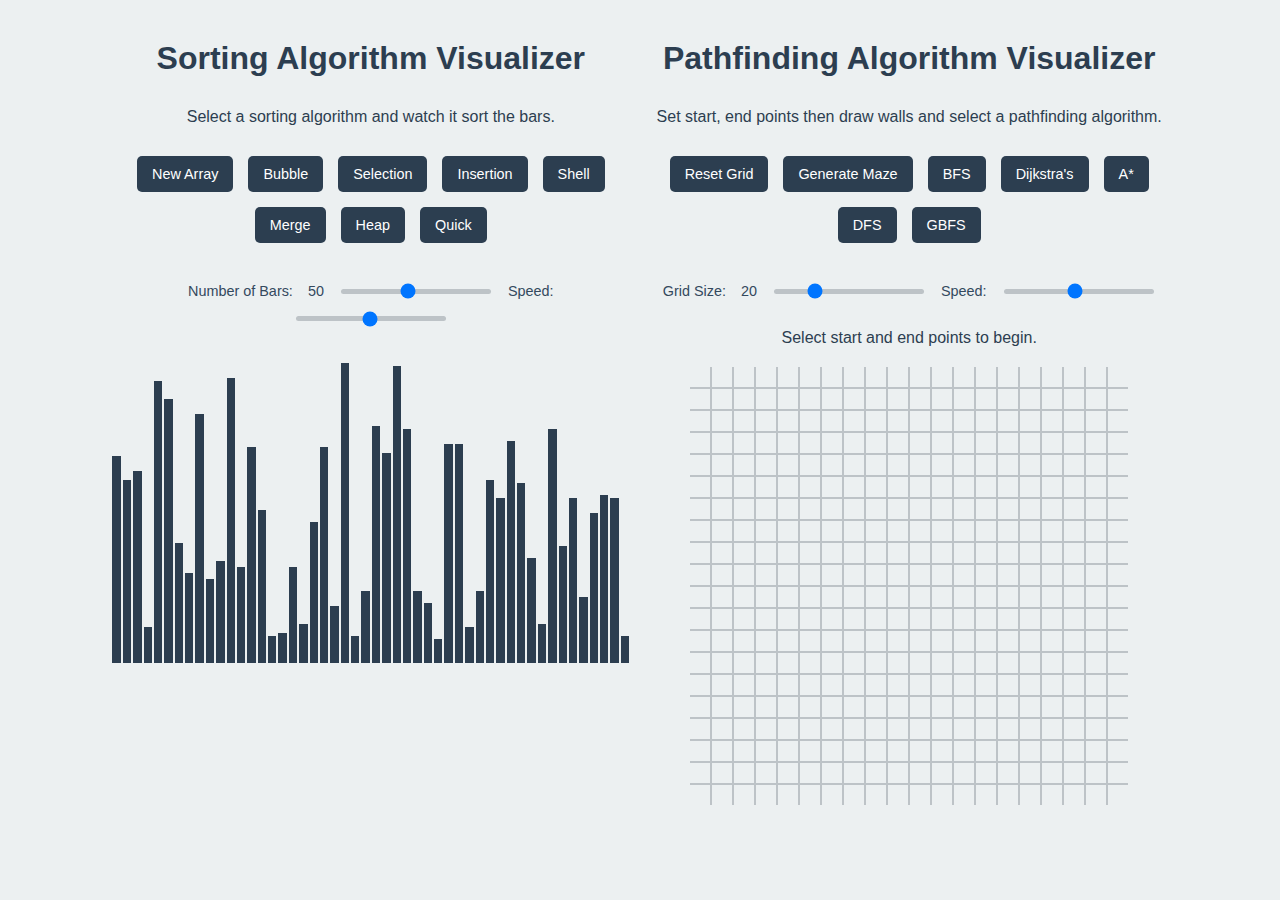
<file: projects/Algorithm visualizer/index.html>
<!DOCTYPE html>
<html lang="en">
  <head>
    <meta charset="UTF-8" />
    <meta name="viewport" content="width=device-width, initial-scale=1.0" />
    <title>Algorithm Visualizer</title>
    <link rel="stylesheet" href="style.css" />
  </head>
  <body>
    <div class="container">
      <div class="sorting-visualizer">
        <h1>Sorting Algorithm Visualizer</h1>
        <p>Select a sorting algorithm and watch it sort the bars.</p>
        <div class="sorting-buttons">
          <button onclick="generateBars()">New Array</button>
          <div class="tooltip">
            <button onclick="startSorting(bubbleSort)">Bubble</button>
            <span class="tooltiptext"
              >Bubble Sort: Simple, compares adjacent items and swaps them to
              sort.</span
            >
          </div>
          <div class="tooltip">
            <button onclick="startSorting(selectionSort)">Selection</button>
            <span class="tooltiptext"
              >Selection Sort: Selects smallest element each pass and moves it
              to sorted part.</span
            >
          </div>
          <div class="tooltip">
            <button onclick="startSorting(insertionSort)">Insertion</button>
            <span class="tooltiptext"
              >Insertion Sort: Sorting algorithm that builds the final sorted
              array one item at a time by comparisons.</span
            >
          </div>
          <div class="tooltip">
            <button onclick="startSorting(shellSort)">Shell</button>
            <span class="tooltiptext"
              >Shell Sort: Sorts with gaps, gradually reducing them for
              efficiency.</span
            >
          </div>
          <div class="tooltip">
            <button onclick="startSorting(mergeSortWrapper)">Merge</button>
            <span class="tooltiptext"
              >Merge Sort: Divide-and-conquer algorithm, recursively merging
              sorted halves.</span
            >
          </div>
          <div class="tooltip">
            <button onclick="startSorting(heapSort)">Heap</button>
            <span class="tooltiptext"
              >Heap Sort: Uses a binary heap structure to efficiently
              sort.</span
            >
          </div>
          <div class="tooltip">
            <button onclick="startSorting(quickSortWrapper)">Quick</button>
            <span class="tooltiptext"
              >Quick Sort: Partitions array and recursively sorts each
              side.</span
            >
          </div>
        </div>
        <div class="controls">
          <label for="barCountSlider">Number of Bars: </label>
          <span id="barCountValue"> 50</span>
          <input
            type="range"
            id="barCountSlider"
            min="10"
            max="100"
            value="50"
          />

          <label for="speedSlider">Speed:</label>
          <input type="range" id="speedSlider" min="1" max="100" value="50" />
        </div>

        <div id="bars-container"></div>
      </div>

      <div class="pathfinding-visualizer">
        <h1>Pathfinding Algorithm Visualizer</h1>
        <p>
          Set start, end points then draw walls and select a pathfinding
          algorithm.
        </p>
        <div class="controls">
          <button onclick="resetGrid()">Reset Grid</button>
          <button onclick="generateMaze()">Generate Maze</button>
          <div class="tooltip">
            <button onclick="startPathfinding(bfs)">BFS</button>
            <span class="tooltiptext"
              >Breadth-First Search: Explores nodes layer-by-layer to find the
              shortest path in unweighted graphs.</span
            >
          </div>
          <div class="tooltip">
            <button
              onclick="startPathfinding(dijkstra)"
              aria-label="Start Dijkstra's algorithm"
            >
              Dijkstra's
            </button>
            <span class="tooltiptext"
              >Dijkstra's Algorithm: Finds the shortest path in weighted graphs
              by exploring nodes with the smallest cumulative cost first.</span
            >
          </div>
          <div class="tooltip">
            <button
              onclick="startPathfinding(aStar)"
              aria-label="Start A* algorithm"
            >
              A*
            </button>
            <span class="tooltiptext"
              >A* Algorithm: Uses heuristic to find the shortest path
              efficiently in weighted graphs.</span
            >
          </div>
          <div class="tooltip">
            <button
              onclick="startPathfinding(dfs)"
              aria-label="Start DFS algorithm"
            >
              DFS
            </button>
            <span class="tooltiptext"
              >Depth-First Search: Explores as far as possible down one path
              before backtracking. May not find the shortest path.</span
            >
          </div>
          <div class="tooltip">
            <button
              onclick="startPathfinding(gbfs)"
              aria-label="Start GBFS algorithm"
            >
              GBFS
            </button>
            <span class="tooltiptext"
              >Greedy Best-First Search: Uses heuristic to explore towards the
              goal but doesn't guarantee shortest path.</span
            >
          </div>
        </div>
        <div class="controls">
          <label for="tileCountSlider">Grid Size:</label>
          <span id="tileCountValue">20</span>
          <input
            type="range"
            id="tileCountSlider"
            min="10"
            max="50"
            value="20"
            onchange="updateGrid()"
          />

          <label for="speedSlider2">Speed:</label>
          <input type="range" id="speedSlider2" min="5" max="100" value="50" />
        </div>
        <p id="status">Select start and end points to begin.</p>
        <div id="grid"></div>
      </div>
    </div>

    <script src="sorting.js"></script>
    <script src="pathfinding.js" type="module"></script>
  </body>
</html>
</file>
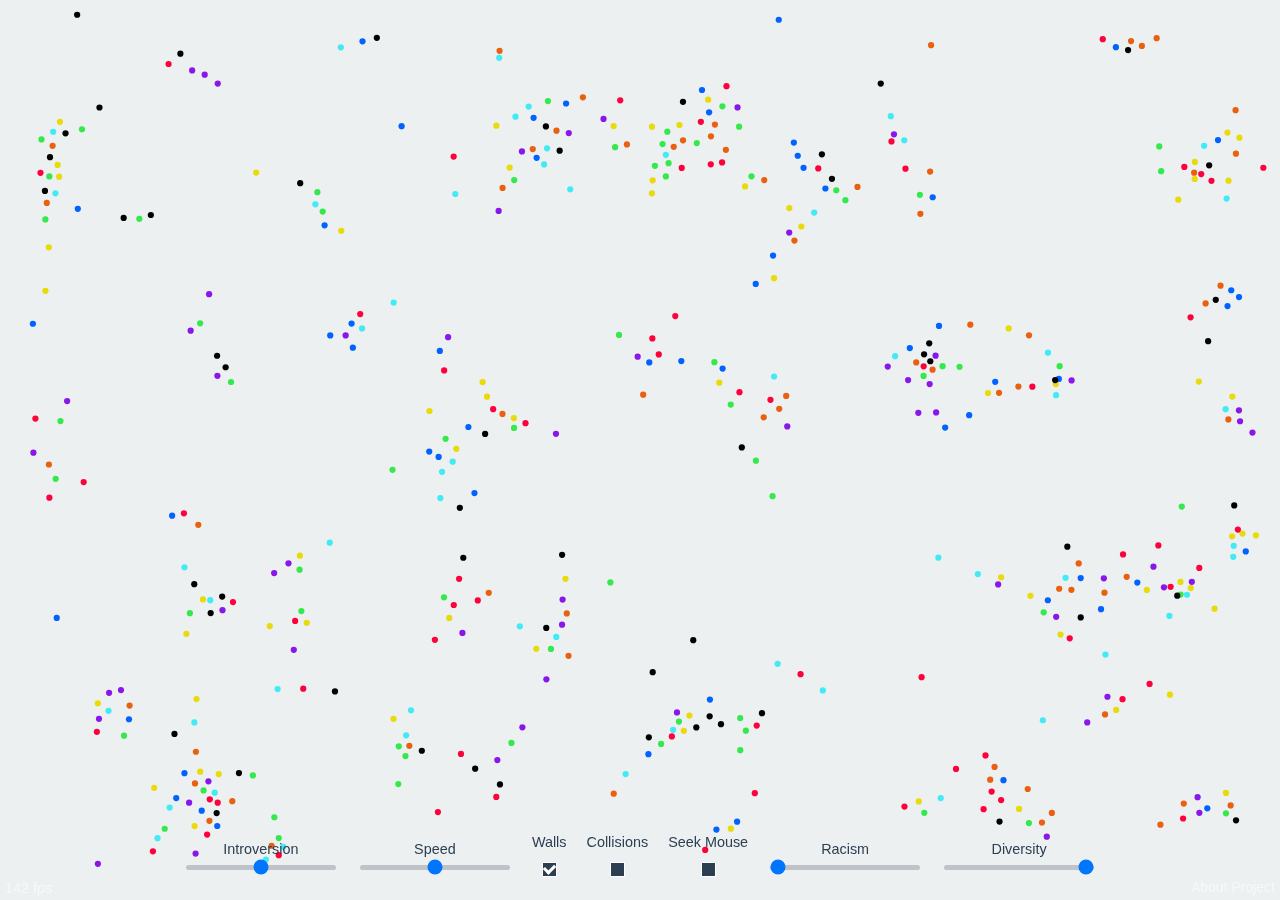
<file: projects/Boids/index.html>
<!DOCTYPE html>
<html lang="en">
  <head>
    <meta charset="utf-8" />
    <title>Boids</title>
    <link rel="stylesheet" href="style.css" />
  </head>

  <body id="home">
    <div id="boids-wrapper">
      <canvas id="boids"></canvas>
      <div id="boids-controls-container">
        <div id="mobile-boids-controls">
          <button id="introversion-mobile">Introversion</button>
          <button id="speed-mobile">Speed</button>
          <button id="walls-mobile" class="boids-checkbox-on">Walls</button>
          <button id="collisions-mobile">Collisions</button>
          <button id="mouse-seek-mobile">Seek Mouse</button>
          <button id="racism-mobile">Racism</button>
          <button id="diversity-mobile">Diversity</button>
        </div>
        <div
          id="introversion-control-container"
          class="boids-control boids-control-range"
        >
          <span class="boids-control-close"></span>
          <div class="range-slider">
            <label for="introversion"><p>Introversion</p></label>
            <input
              class="input-range"
              type="range"
              step="1"
              value="5"
              min="0"
              max="10"
              name="introversion"
              id="introversion"
            />
            <span class="range-value"></span>
          </div>
        </div>
        <div
          id="speed-control-container"
          class="boids-control boids-control-range"
        >
          <span class="boids-control-close"></span>
          <div class="range-slider">
            <label for="introversion"><p>Speed</p></label>
            <input
              class="input-range"
              type="range"
              step="1"
              value="5"
              min="0"
              max="10"
              name="speed"
              id="speed"
            />
            <span class="range-value"></span>
          </div>
        </div>
        <div class="boids-control boids-control-checkbox">
          <div class="checkbox">
            <p>Walls</p>
            <input type="checkbox" id="walls" name="walls" />
            <label for="walls"></label>
          </div>
        </div>
        <div class="boids-control boids-control-checkbox">
          <div class="checkbox">
            <p>Collisions</p>
            <input
              type="checkbox"
              id="collision-detection"
              name="collision-detection"
            />
            <label for="collision-detection"></label>
          </div>
        </div>
        <div class="boids-control boids-control-checkbox">
          <div class="checkbox">
            <p>Seek Mouse</p>
            <input type="checkbox" id="mouse-seek" name="mouse-seek" />
            <label for="mouse-seek"></label>
          </div>
        </div>
        <div
          id="racism-control-container"
          class="boids-control boids-control-range"
        >
          <span class="boids-control-close"></span>
          <div class="range-slider">
            <label for="introversion"><p>Racism</p></label>
            <input
              class="input-range"
              type="range"
              step="1"
              value="0"
              min="0"
              max="10"
              name="racism"
              id="racism"
            />
            <span class="range-value"></span>
          </div>
        </div>
        <div
          id="diversity-control-container"
          class="boids-control boids-control-range"
        >
          <span class="boids-control-close"></span>
          <div class="range-slider">
            <label for="introversion"><p>Diversity</p></label>
            <input
              class="input-range"
              type="range"
              step="1"
              value="8"
              min="1"
              max="8"
              name="diversity"
              id="diversity"
            />
            <span class="range-value"></span>
          </div>
        </div>
        <div id="fps">
          <p><span id="fps-number"></span> fps</p>
        </div>
        <div id="jumpoff-link">
          <a href="http://jumpoff.io/portfolio/boids">About Project</a>
        </div>
      </div>
    </div>

    <script src="victor.min.js"></script>
    <script src="boid.js"></script>
    <script src="script.js"></script>
  </body>
</html>
</file>
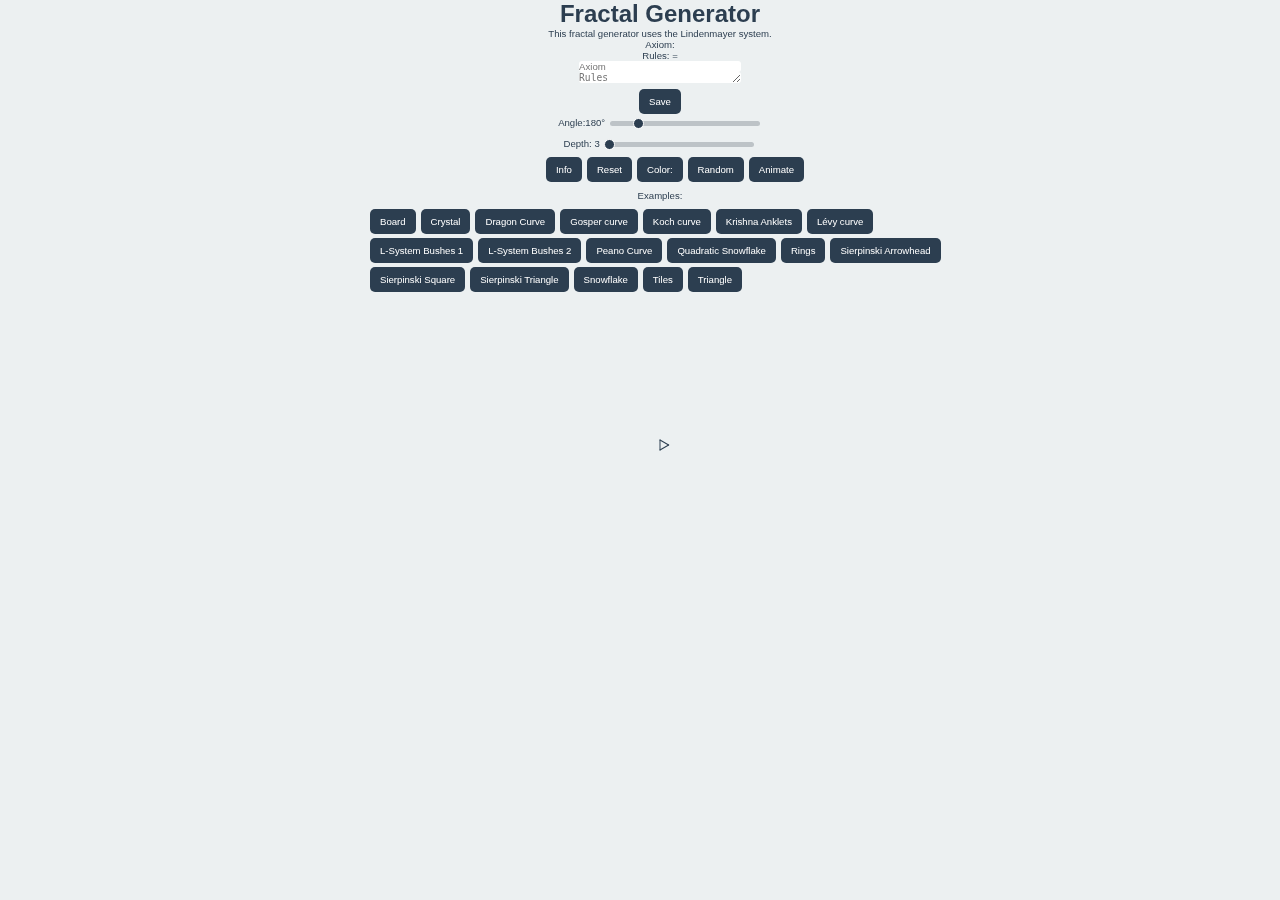
<file: projects/Fractal generator/index.html>
<!DOCTYPE html>
<html lang="en">
  <head>
    <meta charset="UTF-8" />
    <meta http-equiv="X-UA-Compatible" content="IE=edge" />
    <meta name="viewport" content="width=device-width, initial-scale=1.0" />
    <meta name="description" content="fraktal generator" />
    <title>Fraktal Generator</title>
    <link rel="stylesheet" href="style.css" />
    <link
      rel="shortcut icon"
      type="image/jpg"
      href="https://19gawe.ssis.nu/img/fractal.png"
    />
    <!--Script för hemsida
    p5.js is a JavaScript library for creative coding, with a focus on making coding 
    accessible and inclusive for artists, designers, educators, beginners, and anyone 
    else! p5.js is free and open-source because we believe software, and the tools to 
    learn it, should be accessible to everyone.
  -->
    <script src="p5.min.js" type="text/javascript"></script>
  </head>

  <body id="move">
    <div id="bruh" class="kontroller">
      <h1>Fractal Generator</h1>
      <p>This fractal generator uses the Lindenmayer system.</p>
      <div class="grid-item">
        <p>Axiom: <span id="axiom-out"></span></p>
        <p>
          Rules: <span id="rules1-out"></span>=<span id="rules2-out"></span>
        </p>
      </div>
      <div class="grid-container1">
        <div class="grid-item">
          <input class="input" type="text" placeholder="Axiom" id="axiom" />
          <textarea
            class="input"
            name="Text1"
            cols="20"
            rows="2"
            id="rules2"
            placeholder="Rules"
          ></textarea>
        </div>
      </div>
      <div class="grid-item">
        <k class="knapp" id="spara">Save</k>
      </div>
      <!--EXEMPEL-->
      
      <div class="slider-container">
        <label>
          <k onmousedown="return false" onselectstart="return false"
            >Angle:<span id="vinkel-out"></span>&deg;</k
          >
          <input type="range" min="0" max="360" class="slider" id="vinkel" />
        </label>
      </div>
      <div class="slider-container">
        <label>
          <k onmousedown="return false" onselectstart="return false"
            >Depth: <span id="generation-out"></span
          ></k>
          <input type="range" min="0" max="5" class="slider" id="djupknapp" />
        </label>
      </div>

      <div class="dropdown-content">
        <div class="grid-item">
          <k class="knapp" id="infoknapp">Info</k>
        </div>
        <div class="grid-item">
          <k class="knapp" id="resetknapp" onclick="reset();">Reset</k>
        </div>
        <div class="grid-item">
          <k class="knapp" id="colorknapp">Color:<span id="färg_n"></span></k>
        </div>
        <div class="grid-item">
          <k class="knapp" id="randomknapp" onclick="random();">Random</k>
        </div>
        <div class="grid-item">
          <k class="knapp" id="animeraknapp" onclick="animera();">Animate</k>
        </div>
      </div>
      <p>Examples:</p>
      <div class="dropdown-content">
        <div class="grid-item">
          <k class="knapp" id="Board">Board</k>
        </div>
        <div class="grid-item">
          <k class="knapp" id="Crystal">Crystal</k>
        </div>
        <div class="grid-item">
          <k class="knapp" id="Dragon Curve">Dragon Curve</k>
        </div>
        <div class="grid-item">
          <k class="knapp" id="Hexagonal Gosper">Gosper curve</k>
        </div>
        <div class="grid-item">
          <k class="knapp" id="Kochcurve">Koch curve</k>
        </div>
        <div class="grid-item">
          <k class="knapp" id="Krishna Anklets">Krishna Anklets</k>
        </div>
        <div class="grid-item">
          <k class="knapp" id="Lévy curve">Lévy curve</k>
        </div>
        <div class="grid-item">
          <k class="knapp" id="L-System Bushes 1">L-System Bushes 1</k>
        </div>
        <div class="grid-item">
          <k class="knapp" id="L-System Bushes 2">L-System Bushes 2</k>
        </div>
        <div class="grid-item">
          <k class="knapp" id="Peano Curve">Peano Curve</k>
        </div>
        <div class="grid-item">
          <k class="knapp" id="Quadratic Snowflake">Quadratic Snowflake </k>
        </div>
        <div class="grid-item">
          <k class="knapp" id="Rings">Rings</k>
        </div>
        <div class="grid-item">
          <k class="knapp" id="Sierpinski Arrowhead">Sierpinski Arrowhead</k>
        </div>
        <div class="grid-item">
          <k class="knapp" id="Sierpinskisquare">Sierpinski Square</k>
        </div>
        <div class="grid-item">
          <k class="knapp" id="Sierpinski Triangle">Sierpinski Triangle</k>
        </div>
        <div class="grid-item">
          <k class="knapp" id="Snowflake">Snowflake</k>
        </div>
        <div class="grid-item">
          <k class="knapp" id="Tiles">Tiles</k>
        </div>
        <div class="grid-item">
          <k class="knapp" id="Triangle">Triangle</k>
        </div>
      </div>
      <div
        onmousedown="return false"
        onselectstart="return false"
        class="grid-container1"
      >
        <div class="grid-item">
          <k class="knappgöm" id="gömknapp"></k>
        </div>
      </div>

      <!--slider vinkel-->
      <iframe class="göminfo" id="göminfo" src="README.txt"></iframe>
    </div>
    <!--Script-->
    <script src="script.js"></script>
  </body>
</html>
</file>
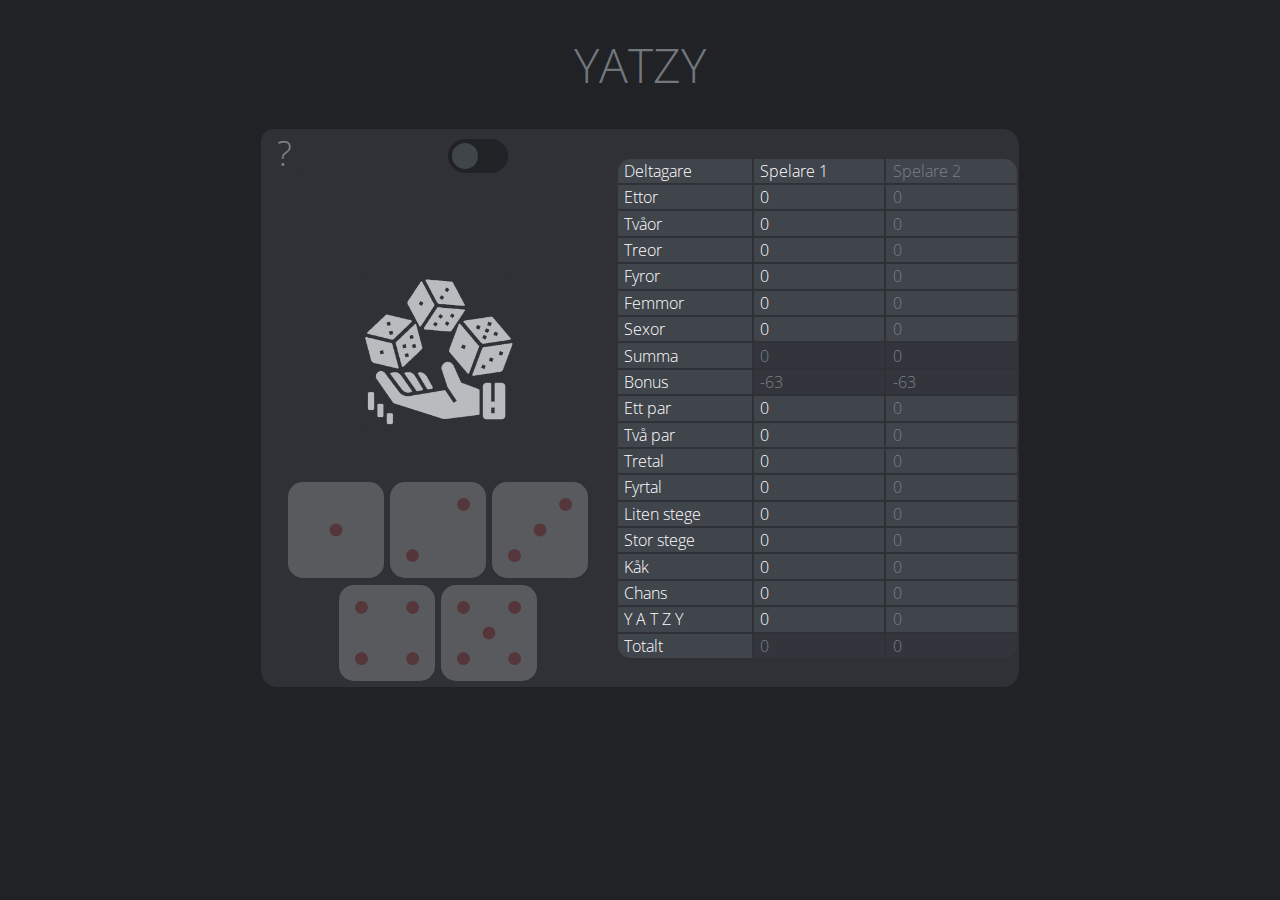
<file: projects/Yatzy/yatzy/index.html>
<!DOCTYPE html>
<html lang="en">

<!--
git add . 
git commit -m "meddelande"
git push origin g

Länk
https://www.geeksforgeeks.org/building-a-dice-game-using-javascript/
https://sv.wikipedia.org/wiki/Yatzy
-->

<head>
    <meta charset="UTF-8">
    <meta http-equiv="X-UA-Compatible" content="IE=edge">
    <meta name="viewport" content="width=device-width, initial-scale=1.0">
    <meta name="description" content="YATZY">
    <link rel="shortcut icon" type="image/jpg" href="https://19gawe.ssis.nu/slutprojekt/img/icon.png" />
    <link rel="stylesheet" href="style.css" />
    <title>YATZY</title>
    <!--font-->
    <link href="https://fonts.googleapis.com/css2?family=Open+Sans&family=PT+Sans&display=swap" rel="stylesheet">
</head>

<body>
    <h1 class="rubrik">YATZY</h1>

    <div class="grid-container-two">
        <div class="grid-item showhim" id="lightmode" onmouseover="mouseOver2()" onmouseout="mouseOut2()">?</div>
        <div class="switch">
            <label>
                <input type="checkbox">
                <span class="slider round"></span>
            </label></div>
        <div class="grid-item hide" style="text-align:left; padding-left: 1rem;padding-right: 1rem" id="text">
            <br><br><br>

            I klassisk Yatzy används 5 tärningar, deltagarantalet är obegränsat och den som har uppnått den högsta
            poängsumman i slutet vinner.<br><br>

            Spelets gång<br><br>
            Alla slår varsin tärning. Spelaren som slår högst får börja, sedan roterar man medurs. Varje gång det blir
            en spelares tur har han rätt till högst 3 tärningskast. För var slag avgör spelaren vilka tärningar denne
            vill spara till nästa kast och vilka tärningar denne vill kasta om. Efter alla kast förs poängsumman in
            intill en av rubrikerna. Ordningen på protokollet behöver ej följas.<br><br>
            Bonus <br>
            Protokollsrubrikerna får endast användas en gång. Om poängsumma är på 63 poäng eller mer på protokollets
            övre halva utgår en bonus om 50 poäng. Maximal summa på övre halvan är 105.<br><br>

            Lite info: max betyder att värdet kan ändra<br><br>
            ETTOR-SEXOR: = antalet av respektive nummer multiplcerat med nummret<br>
            BONUS: = 50 poäng<br>
            ETT PAR: = max 12 poäng <br>
            TVÅ PAR: = max 22 poäng<br>
            TRETAL: = max 18 poäng<br>
            FYRTAL: = max 24 poäng<br>
            LITEN STEGE: få "1", "2", "3", "4", "5" = 15 poäng<br>
            STOR STEGE: få "2", "3", "4", "5", "6" = 20 poäng<br>
            KÅK: = max 28 poäng<br>
            Y A T Z Y: fem = 50 poäng<br>
            TOTALT: max 374 poäng<br><br>
        </div>
        <!--Vänstersida-->
        <div class="grid-item" id="bruh">
            <div style="padding-top: 9rem;padding-bottom: 3rem;">
                <button class="knapp" id="throwdice" onclick="kasta()"> <img id="throwdiceimg" alt="kasta knapp"
                        src="img/throwdice3-1.png" width="150px" align="center">
                </button>
            </div>

            <!--tärningar-->
            <div class="grid-item">
                <img alt="tärning1" class="dice" onclick="click_dice(1)" id="dice-1" />
                <img alt="tärning2" class="dice" onclick="click_dice(2)" id="dice-2" />
                <img alt="tärning3" class="dice" onclick="click_dice(3)" id="dice-3" />
                <img alt="tärning4" class="dice" onclick="click_dice(4)" id="dice-4" />
                <img alt="tärning5" class="dice" onclick="click_dice(5)" id="dice-5" />
            </div>

        </div>
        <!--19 rows-->
        <div class="grid-item" id="bruh2">
            <table id="myTable">
                <tr>
                    <td class="vu">Deltagare</td>
                    <td class="poäng" id="spelare1" onclick="spelare1_namn()">Spelare 1</td>
                    <td class="poäng hu" id="spelare2" onclick="spelare2_namn()">Spelare 2</td>
                </tr>
                <tr>
                    <td>Ettor</td>
                    <td class="poäng" id="ruta-1" onclick="poäng(1)">0</td>
                    <td class="poäng" id="ruta-19" onclick="poäng(19)">0</td>
                </tr>
                <tr>
                    <td>Tvåor</td>
                    <td class="poäng" id="ruta-2" onclick="poäng(2)">0</td>
                    <td class="poäng" id="ruta-20" onclick="poäng(20)">0</td>
                </tr>
                <tr>
                    <td>Treor</td>
                    <td class="poäng" id="ruta-3" onclick="poäng(3)">0</td>
                    <td class="poäng" id="ruta-21" onclick="poäng(21)">0</td>
                </tr>
                <tr>
                    <td>Fyror</td>
                    <td class="poäng" id="ruta-4" onclick="poäng(4)">0</td>
                    <td class="poäng" id="ruta-22" onclick="poäng(22)">0</td>
                </tr>
                <tr>
                    <td>Femmor</td>
                    <td class="poäng" id="ruta-5" onclick="poäng(5)">0</td>
                    <td class="poäng" id="ruta-23" onclick="poäng(23)">0</td>
                </tr>
                <tr>
                    <td>Sexor</td>
                    <td class="poäng" id="ruta-6" onclick="poäng(6)">0</td>
                    <td class="poäng" id="ruta-24" onclick="poäng(24)">0</td>
                </tr>
                <tr>
                    <td>Summa</td>
                    <td class="ruta_selected ruta_disabled" id="ruta-7" onclick="poäng(7)">0</td>
                    <td class="ruta_selected ruta_disabled" id="ruta-25" onclick="poäng(25)">0</td>
                </tr>
                <tr>
                    <td>Bonus</td>
                    <td class="ruta_selected ruta_disabled" id="ruta-8" onclick="poäng(8)">0</td>
                    <td class="ruta_selected ruta_disabled" id="ruta-26" onclick="poäng(26)">0</td>
                </tr>
                <tr>
                    <td>Ett par</td>
                    <td class="poäng" id="ruta-9" onclick="poäng(9)">0</td>
                    <td class="poäng" id="ruta-27" onclick="poäng(27)">0</td>
                </tr>
                <tr>
                    <td>Två par</td>
                    <td class="poäng" id="ruta-10" onclick="poäng(10)">0</td>
                    <td class="poäng" id="ruta-28" onclick="poäng(28)">0</td>
                </tr>
                <tr>
                    <td>Tretal</td>
                    <td class="poäng" id="ruta-11" onclick="poäng(11)">0</td>
                    <td class="poäng" id="ruta-29" onclick="poäng(29)">0</td>
                </tr>
                <tr>
                    <td>Fyrtal</td>
                    <td class="poäng" id="ruta-12" onclick="poäng(12)">0</td>
                    <td class="poäng" id="ruta-30" onclick="poäng(30)">0</td>
                </tr>
                <tr>
                    <td>Liten stege</td>
                    <td class="poäng" id="ruta-13" onclick="poäng(13)">0</td>
                    <td class="poäng" id="ruta-31" onclick="poäng(31)">0</td>
                </tr>
                <tr>
                    <td>Stor stege</td>
                    <td class="poäng" id="ruta-14" onclick="poäng(14)">0</td>
                    <td class="poäng" id="ruta-32" onclick="poäng(32)">0</td>
                </tr>
                <tr>
                    <td>Kåk</td>
                    <td class="poäng" id="ruta-15" onclick="poäng(15)">0</td>
                    <td class="poäng" id="ruta-33" onclick="poäng(33)">0</td>
                </tr>
                <tr>
                    <td>Chans</td>
                    <td class="poäng" id="ruta-16" onclick="poäng(16)">0</td>
                    <td class="poäng" id="ruta-34" onclick="poäng(34)">0</td>
                </tr>
                <tr>
                    <td>Y A T Z Y</td>
                    <td class="poäng" id="ruta-17" onclick="poäng(17)">0</td>
                    <td class="poäng " id="ruta-35" onclick="poäng(35)">0</td>
                </tr>
                <tr>
                    <td class="vn">Totalt</td>
                    <td class="ruta_selected ruta_disabled" id="ruta-18">0</td>
                    <td class="hn ruta_selected ruta_disabled" id="ruta-36">0</td>
                </tr>
            </table>
        </div>
    </div>


    <script src="script.js" type="text/javascript"></script>

</body>

</html>
</file>
<file: projects/Algorithm visualizer/style.css>
:root {
  --start-color: #27ae60;
  --end-color: #e74c3c;
  --wall-color: #2c3e50;
  --visited-color: #3498db;
  --path-color: #f1c40f;
  --button-bg: #2c3e50;
  --button-hover-bg: #2c6a94;
}

body {
  display: flex;
  flex-direction: column;
  align-items: center;
  font-family: "Roboto", sans-serif;
  background-color: #ecf0f1;
  color: #2c3e50;
  margin: 0;
  padding: 0;
}

.container {
  display: flex;
  gap: 20px;
  justify-content: center;
  align-items: flex-start;
  width: 90%;
  margin-top: 20px;
}

.sorting-visualizer,
.pathfinding-visualizer {
  display: flex;
  flex-direction: column;
  align-items: center;
  width: 45%;
}

h1 {
  font-size: 2rem;
  text-align: center;
  margin-top: 20px;
}

p {
  text-align: center;
  max-width: 600px;
  margin: 10px 0;
}

.sorting-buttons,
.controls {
  display: flex;
  flex-wrap: wrap;
  gap: 15px;
  justify-content: center;
  align-items: center;
  margin: 20px 0;
}

label,
span {
  font-size: 0.9rem;
  color: #34495e;
}

input[type="range"] {
  appearance: none;
  width: 150px;
  height: 5px;
  background: #bdc3c7;
  border-radius: 5px;
  outline: none;
}
input[type="range"]::-moz-range-thumb {
  box-shadow: 0px 0px 0px #000000;
  border: 0px solid #000000;
  height: 13px;
  width: 13px;
  border-radius: 7px;
  background: var(--button-bg);
  cursor: pointer;
}

button {
  background-color: var(--button-bg);
  color: #fff;
  border: none;
  border-radius: 5px;
  padding: 10px 15px;
  font-size: 0.9rem;
  font-weight: 500;
  cursor: pointer;
  transition: background-color 0.2s ease;
}
button:hover {
  background-color: var(--button-hover-bg);
}

#bars-container {
  display: flex;
  align-items: flex-end;
  justify-content: center;
  width: 100%;
  height: 300px;
  margin: 20px 0;
}

.bar {
  margin: 0 1px;
  border-radius: 0px;
  background-color: #2c3e50;
  transition: height 0.3s ease;
}

#grid {
  display: grid;
  gap: 2px;
  background-color: #bdc3c7;
  margin-top: 10px;
  justify-content: center;
}

.tile {
  width: 20px;
  height: 20px;
  border-radius: 0px;
  background-color: #ecf0f1;
  transition: background-color 0.3s ease;
}

.tile.start {
  background-color: var(--start-color);
}

.tile.end {
  background-color: var(--end-color);
}

.tile.wall {
  background-color: var(--wall-color);
}

.tile.visited {
  background-color: var(--visited-color);
}

.tile.path {
  background-color: var(--path-color);
}

.tooltip {
  position: relative;
  display: inline-block;
}

.tooltip .tooltiptext {
  visibility: hidden;
  width: 180px;
  background-color: #333;
  color: #fff;
  text-align: center;
  padding: 8px;
  border-radius: 5px;
  position: absolute;
  bottom: 150%;
  left: 50%;
  transform: translateX(-50%);
  z-index: 1;
  opacity: 0;
  transition: opacity 0.3s;
}

.tooltip:hover .tooltiptext {
  visibility: visible;
  opacity: 1;
}

/* Make the layout responsive */
@media (max-width: 768px) {
  .container {
    flex-direction: column;
    align-items: center;
  }
  .sorting-visualizer,
  .pathfinding-visualizer {
    width: 100%;
  }
}
</file>
<file: projects/Boids/style.css>
html,
body,
div,
span,
applet,
object,
iframe,
h1,
h2,
h3,
h4,
h5,
h6,
p,
blockquote,
pre,
a,
abbr,
acronym,
address,
big,
cite,
code,
del,
dfn,
em,
img,
ins,
kbd,
q,
s,
samp,
small,
strike,
strong,
sub,
sup,
tt,
var,
b,
u,
i,
center,
dl,
dt,
dd,
ol,
ul,
li,
fieldset,
form,
label,
legend,
table,
caption,
tbody,
tfoot,
thead,
tr,
th,
td,
article,
aside,
canvas,
details,
figcaption,
figure,
footer,
header,
hgroup,
menu,
nav,
section,
summary,
time,
audio,
video {
  margin: 0;
  padding: 0;
  border: 0;
  outline: 0;
  font-size: 100%;
  font: inherit;
  vertical-align: baseline;
}
/* HTML5 display-role reset for older browsers */
article,
aside,
details,
figcaption,
figure,
footer,
header,
hgroup,
menu,
nav,
section {
  display: block;
}
body {
  line-height: 1;
  font-family: "Roboto", sans-serif;
}
ol,
ul {
  list-style: none;
}
blockquote,
q {
  quotes: none;
}
blockquote:before,
blockquote:after,
q:before,
q:after {
  content: ’’;
  content: none;
}
/* remember to define visible focus styles!
:focus{
    outline:?????;
} */
p {
  font-size: 0.9rem;
}
/* remember to highlight inserts somehow! */
ins {
  text-decoration: none;
}
del {
  text-decoration: line-through;
}

table {
  border-collapse: collapse;
  border-spacing: 0;
}

/*------------------------------------*\
    $MAIN
\*------------------------------------*/
/* GO! */

#home {
  height: 100%;
  height: 100vh;
  width: 100%;
  width: 100vw;
  max-height: 100%;
  max-height: 100vh;
  max-width: 100%;
  max-width: 100vw;
  overflow: hidden;
  background-color: #ecf0f1;
  color: #2c3e50;
  font-family: arial;
}

#boids-wrapper {
  display: flex;
  align-items: flex-end;
  height: 100%;
  height: 100vh;
  width: 100%;
  width: 100vw;
  max-height: 100%;
  max-height: 100vh;
  max-width: 100%;
  max-width: 100vw;
  overflow: hidden;
  position: relative;
}

#boids {
  position: absolute;
  height: 100%;
  height: 100vh;
  width: 100%;
  width: 100vw;
  max-height: 100%;
  max-height: 100vh;
  max-width: 100%;
  max-width: 100vw;
}

#boids-controls-container {
  position: relative;
  bottom: 0;
  z-index: 10;
  display: flex;
  align-items: center;
  justify-content: center;
  width: 100%;
  height: auto;
  padding: 20px 0;
}

.boids-control {
  box-sizing: border-box;
  text-align: center;
  font-family: arial;
  width: auto;
  height: auto;
  margin-left: 10px;
  margin-right: 10px;
  flex-wrap: wrap;
}
.boids-control-range label {
}

.range-slider .input-range {
  appearance: none;
  width: 150px;
  height: 5px;
  background: #bdc3c7;
  border-radius: 5px;
  outline: none;
}

/* Firefox Overrides */
::-moz-range-track {
  background: #ccc;
  border: 0;
}

input::-moz-focus-inner {
  border: 0;
}
input::-webkit-slider-thumb {
  background: #2c3e50;
  border: 0;
  height: 11px;
  width: 11px;
}
input::-moz-range-thumb {
  background: #2c3e50;
  border: 0;
  height: 11px;
  width: 11px;
}
/* end Range Sliders */

/* begin Checkbox */
.boids-control-checkbox {
  position: relative;
}
.checkbox {
  position: relative;
}
.checkbox p {
  z-index: 1;
}
.label-wrapper {
  z-index: 1;
  position: absolute;
  width: 100%;
  height: 15px;
  margin-top: 10px;
  margin-bottom: 2px;
}
.boids-control-checkbox label {
  width: 15px;
  height: 15px;
  display: block;
  position: relative;
  box-sizing: border-box;
  margin: auto;
  top: -3px;
  left: 0;
  background: #2c3e50;
  border: 1px solid #fff;
  box-shadow: inset 0px 1px 1px 2c3e50, 0px 1px 0px rgba(255, 255, 255, 0.4);
}
.boids-control-checkbox label:after {
  content: "";
  width: 8px;
  height: 5px;
  position: absolute;
  top: 1px;
  left: 1px;
  border: 3px solid white;
  border-top: none;
  border-right: none;
  background: transparent;
  opacity: 0;
  -webkit-transform: rotate(-45deg);
  transform: rotate(-45deg);
}
.boids-control-checkbox label:hover::after {
  opacity: 0.3;
}
.boids-control input[type="range"],
.boids-control-checkbox label {
  cursor: pointer;
}
.boids-control-checkbox input[type="checkbox"] {
  height: 0px;
  width: 15px;
  margin: 0 !important;
  visibility: hidden;
  z-index: 10;
  cursor: pointer;
}
.boids-control-checkbox input[type="checkbox"]:checked + label:after {
  opacity: 1;
}
/* end Checkbox */
#fps {
  position: absolute;
  left: 0;
  bottom: 0;
  font-size: 14px;
  color: #2c3e50;
  color: rgba(255, 255, 255, 0.6);
  padding: 5px;
}
#mobile-boids-controls {
  text-align: center;
  display: flex;
  align-items: center;
  justify-content: center;
}
#mobile-boids-controls button {
  background: none;
  margin: 8px 3px 0px;
  color: #fafafa;
  color: rgba(255, 255, 255, 0.8);
  border: 1px solid rgba(255, 255, 255, 0.8);
  border-radius: 0;
  cursor: pointer;
  text-align: center;
}
#mobile-boids-controls button:focus {
  outline: 0;
}
#mobile-boids-controls button.boids-checkbox-on {
  background-color: #fafafa;
  background-color: rgba(255, 255, 255, 0.8);
  color: #000;
}
.boids-control-close {
  display: none;
  box-sizing: border-box;
  position: absolute;
  width: 20px;
  height: 20px;
  top: 0;
  right: 20px;
  color: #2c3e50;
  color: rgba(255, 255, 255, 0.8);
  cursor: pointer;
}
.boids-control-close:hover::before,
.boids-control-close:hover::after {
  background: #1ebcc5;
}
.boids-control-close::before,
.boids-control-close::after {
  content: "";
  position: absolute;
  height: 2px;
  width: 100%;
  top: 50%;
  left: 0;
  margin-top: -1px;
  background: #fafafa;
  background: rgba(255, 255, 255, 0.8);
}
.boids-control-close::before {
  -webkit-transform: rotate(45deg);
  -moz-transform: rotate(45deg);
  -ms-transform: rotate(45deg);
  -o-transform: rotate(45deg);
  transform: rotate(45deg);
}
.boids-control-close::after {
  -webkit-transform: rotate(-45deg);
  -moz-transform: rotate(-45deg);
  -ms-transform: rotate(-45deg);
  -o-transform: rotate(-45deg);
  transform: rotate(-45deg);
}
.boids-control-close.big {
  -webkit-transform: scale(3);
  -moz-transform: scale(3);
  -ms-transform: scale(3);
  -o-transform: scale(3);
  transform: scale(3);
}
#jumpoff-link {
  position: absolute;
  display: inline;
  bottom: 0;
  right: 0;
  background: none;
  padding: 5px;
}
#jumpoff-link a,
#jumpoff-link a:visited {
  font-size: 14px;
  color: #fafafa;
  color: rgba(255, 255, 255, 0.6);
  text-decoration: none;
  cursor: pointer;
}
#jumpoff-link a:hover {
  color: #fff;
}
@media screen and (max-width: 1000px) {
  #boids-controls-container {
    padding: 16px 0;
  }
  .boids-control {
    display: block;
    position: absolute;
    background: rgba(34, 34, 34, 0.8);
    width: 100%;
    padding: 0px 0px;
    margin: 0;
    max-height: 0px;
    -webkit-transition: max-height 0.5s ease-in-out, padding 0.5s ease-in-out;
    -moz-transition: max-height 0.5s ease-in-out, padding 0.5s ease-in-out;
    -o-transition: max-height 0.5s ease-in-out, padding 0.5s ease-in-out;
    transition: max-height 0.5s ease-in-out, padding 0.5s ease-in-out;
    bottom: 0px;
  }
  .boids-control.show {
    position: relative;
    height: auto;
    max-height: 80px;
    padding: 20px 0;
  }
  .boids-control-close {
    display: inline-block;
  }
  #mobile-boids-controls {
    display: block;
  }
  #fps,
  #jumpoff-link {
    font-size: 10px;
    padding: 3px;
  }
  #jumpoff-link a {
    font-size: 10px;
  }
}
@media screen and (min-width: 1001px) {
  #mobile-boids-controls {
    display: none;
  }
}
p {
  color: #0062ff #ff003c #35e94d #000000 #8a17e9 #e96011 #e9da09 #42ebf4;
}
</file>
<file: projects/Fractal generator/style.css>
:root {
  --start-color: #27ae60;
  --end-color: #e74c3c;
  --wall-color: #2c3e50;
  --visited-color: #3498db;
  --path-color: #f1c40f;
  --button-bg: #2c3e50;
  --button-hover-bg: #2c6a94;
}

body {
  font-family: "Roboto", sans-serif;
  background: #ecf0f1;
  color: #2c3e50;
  text-align: center;
  font-size: 0.6rem;
  margin: 0px;
  padding: 0%;
}
h1 {
  font-size: 1.5rem;
  text-align: center;
  margin: 0px;
}

p {
  font-size: 0.6rem;
  text-align: center;
  max-width: 600px;
  margin: 0px;
}
.input {
  border: 0px solid white;
  width: 60%;
  margin: 0%;
  padding: 0px;
  height: 30%;
  font-size: 0.6rem;
  border-radius: 3px;
  background-color: var(--wall-color);
  background: white;
}

.input:hover {
  background-color: var(--wall-color);
  color: white;
}

.kontroller {
  margin-top: 20px;
  background-color: #ecf0f1;
  color: var(--wall-color);
  width: 50%;
  height: 5%;
  margin: auto;
  position: fixed;
  top: 0%;
  left: 25%;
  padding-left: 20px;
  right: 100%;
  border-radius: 10px;
  display: flex;
  flex-direction: column;
  align-items: center;
}

.slider-container {
  display: grid;
  grid-template-columns: auto;
  width: 100%;
  margin-top: 10px;
  padding-bottom: 0px;
}

.slider {
  appearance: none;
  width: 150px;
  height: 5px;
  background: #bdc3c7;
  border-radius: 5px;
  outline: none;
}

.slider::-webkit-slider-thumb {
  -webkit-appearance: none;
  box-shadow: 0px 0px 0px #000000;
  border: 1px solid white;
  height: 11px;
  width: 11px;
  border-radius: 7px;
  background: var(--button-bg);
  cursor: pointer;
}

.slider::-moz-range-thumb {
  box-shadow: 0px 0px 0px #000000;
  border: 0px solid white;
  height: 11px;
  width: 11px;
  border-radius: 7px;
  background: var(--button-bg);
  cursor: pointer;
}

.knapp {
  background-color: var(--button-bg);
  color: #fff;
  border: none;
  border-radius: 5px;
  padding: 7px 10px;
  font-size: 0.6rem;
  font-weight: 500;
  cursor: pointer;
  transition: background-color 0.2s ease;
}

.knapp:hover {
  background-color: var(--button-hover-bg);
}

#canvas {
  position: fixed;
  top: 0px;
  left: 0px;
  z-index: -1;
}

.knappon {
  background-color: var(--button-hover-bg);
  color: #fff;
  border: none;
  border-radius: 5px;
  padding: 10px 15px;
  font-size: 0.6rem;
  font-weight: 500;
  cursor: pointer;
  transition: background-color 0.2s ease;
}

.göminfo {
  background: white;
  border: 0px;
  width: 100%;
  height: 0%;
  border-radius: 5px;
}

.dropbtn {
  color: white;
  background: var(--wall-color);
  width: 82px;
  height: 22px;
  font-size: 0.6rem;
  border: none;
  cursor: pointer;
  border-radius: 5px;
  border: 0px solid white;
  display: table-cell;
  vertical-align: middle;
}

.dropdown-content a {
  color: white;
}

.dropdown-content a:hover {
  color: white;
  background: var(--button-hover-bg);
}

.dropdown-content {
  margin-top: 0px;
  padding-top: 15px;
  padding-bottom: 15px;
  padding-left: 30px;
  display: flex;
  flex-wrap: wrap;
  gap: 5px;
  row-gap: 18px;
}

.dropdown:hover .dropbtn {
  background: var(--button-hover-bg);
  color: white;
}

.grid-container {
  display: flex;
  flex-wrap: wrap;
}

.grid-container1 {
  display: flex;
  flex-wrap: wrap;
}

.grid-item {
  font-size: 0.6rem;
  text-align: center;
  margin: 0;
  padding-top: 0px;
  padding-bottom: 0px;
}
</file>
<file: projects/Yatzy/yatzy/style.css>
:root {
    font-size: 16px;
    font-family: 'Open Sans';
    --text-primary: white;
    --text-secondary: #7C8186;
    --text-text: white;
    --bg-primary: #202225;
    --bg-secondary: #2F3136;
    --bg-hover: #40444B;
    --bg-hover-knapp: #40444B;
    --bg-slider: #454950;
    --bg-ruta_disabled: #32353B;
    --transition-speed: 0.4s;
}



body {
    font-family: 'Open Sans', sans-serif;
    background-color: var(--bg-primary);
    color: var(--text-primary);
    text-align: center;
    font-weight: 300;
}

.grid-container-two {
    margin: auto;
    display: grid;
    grid-template-columns: auto auto;
    margin-left: 20%;
    margin-right: 20%;
    border-radius: 1rem;
    background-color: var(--bg-secondary);
}

.grid-item {
    margin: auto;
}

.rubrik {
    font-size: 3rem;
    font-weight: 1;
    color: #72767D;
}

.poäng {
    cursor: pointer;
    color: var(--text-primary);
}

.poäng:hover {
    background-color: var(--bg-ruta_disabled);
    color: var(--text-secondary);
}

.not_current_spelare {
    color: var(--text-secondary);
}

.ruta_selected {
    pointer-events: none;
    color: var(--text-secondary);
}

.ruta_disabled {
    pointer-events: none;
    background-color: var(--bg-ruta_disabled);
    color: var(--text-secondary);
}

.knapp {
    margin: auto;
    align-items: center;

    position: relative;
    display: block;
    text-align: center;
    height: 10rem;
    width: 10rem;
    border: 0px solid var(--text-primary);
    font-weight: 300;
    color: var(--text-secondary);
    border-radius: 1rem;
    cursor: pointer;
    font-family: 'Open Sans', sans-serif;
    background: var(--bg-secondary);
}

.knapp:hover {
    background: var(--bg-hover-knapp);
    color: var(--text-primary);
}


.knapp_disable {
    pointer-events: none;
    opacity: 0.2;
}


.dice {
    cursor: pointer;
    height: 6rem;
    width: 6rem;
    border: 1px solid var(--bg-secondary);
    border-radius: 1rem;
}

.dice:hover {
    height: 6rem;
    width: 6rem;
    filter: brightness(50%);
}

.dice_selected {
    height: 6rem;
    width: 6rem;
    border: 1px solid var(--text-primary);
    border-radius: 1rem;
    filter: brightness(20%);
}

/* bilder i kasta knappen*/
table {
    color: var(--text-primary);
    text-align: left;
    border-radius: 0.8rem;
}

td {
    background-color: var(--bg-hover);
    padding-left: 0.4rem;
    text-align: left;
    width: 9rem;
    height: 1.4rem;
}

/* hörnen på tabellen*/
.vu {
    border-top-left-radius: 0.8rem;
}

.hu {
    border-top-right-radius: 0.8rem;
}

.vn {
    border-bottom-left-radius: 0.8rem;
}

.hn {
    border-bottom-right-radius: 0.8rem;
}

.show {
    display: block;
    color: var(--text-text);
}

.hide {
    display: none;
}


#text {
    position: absolute;
    z-index: -20;
    background-color: var(--bg-secondary);
    border-radius: 1rem;
    width: 60%;
}


.showhim {
    position: absolute;
    width: 3rem;
    margin: auto;
    text-align: center;
    background-color: var(--bg-secondary);
    cursor: pointer;
    border-top-left-radius: 0.8rem;
    border-bottom-right-radius: 0.8rem;
    font-size: 35px;
    color: var(--text-secondary);
}

.showhim:hover {
    background-color: var(--bg-hover);
    color: var(--text-primary);
}

.switch {
    margin-top: 10px;
    position: absolute;
    left: 35%;
    display: inline-block;
    width: 60px;
    height: 34px;
}

.switch input {
    opacity: 0;
    width: 0;
    height: 0;
}

.slider {

    position: absolute;
    cursor: pointer;
    top: 0;
    left: 0;
    right: 0;
    bottom: 0;
    background-color: var(--bg-primary);
    -webkit-transition: var(--transition-speed);
    transition: var(--transition-speed);
}

.slider:before {
    position: absolute;
    content: "";
    height: 26px;
    width: 26px;
    left: 4px;
    bottom: 4px;
    background-color: var(--bg-hover);
    -webkit-transition: var(--transition-speed);
    transition: var(--transition-speed);
}

input:checked+.slider {
    background-color: white;
}

input:focus+.slider {
    box-shadow: 0 0 1px var(--bg-primary);

}

input:checked+.slider:before {
    -webkit-transform: translateX(26px);
    -ms-transform: translateX(26px);
    transform: translateX(26px);
    background-color: black;
}

/* Rounded sliders */
.slider.round {
    border-radius: 34px;
}

.slider.round:before {
    border-radius: 50%;
}

.light-mode {
    --text-primary: black;
    --text-secondary: white;
    --text-text: white;
    --bg-primary: white;
    --bg-secondary: black;
    --bg-hover: white;
    --bg-hover-knapp: #40444B;
    --bg-slider: white;
    --bg-ruta_disabled: black;
}
</file>
